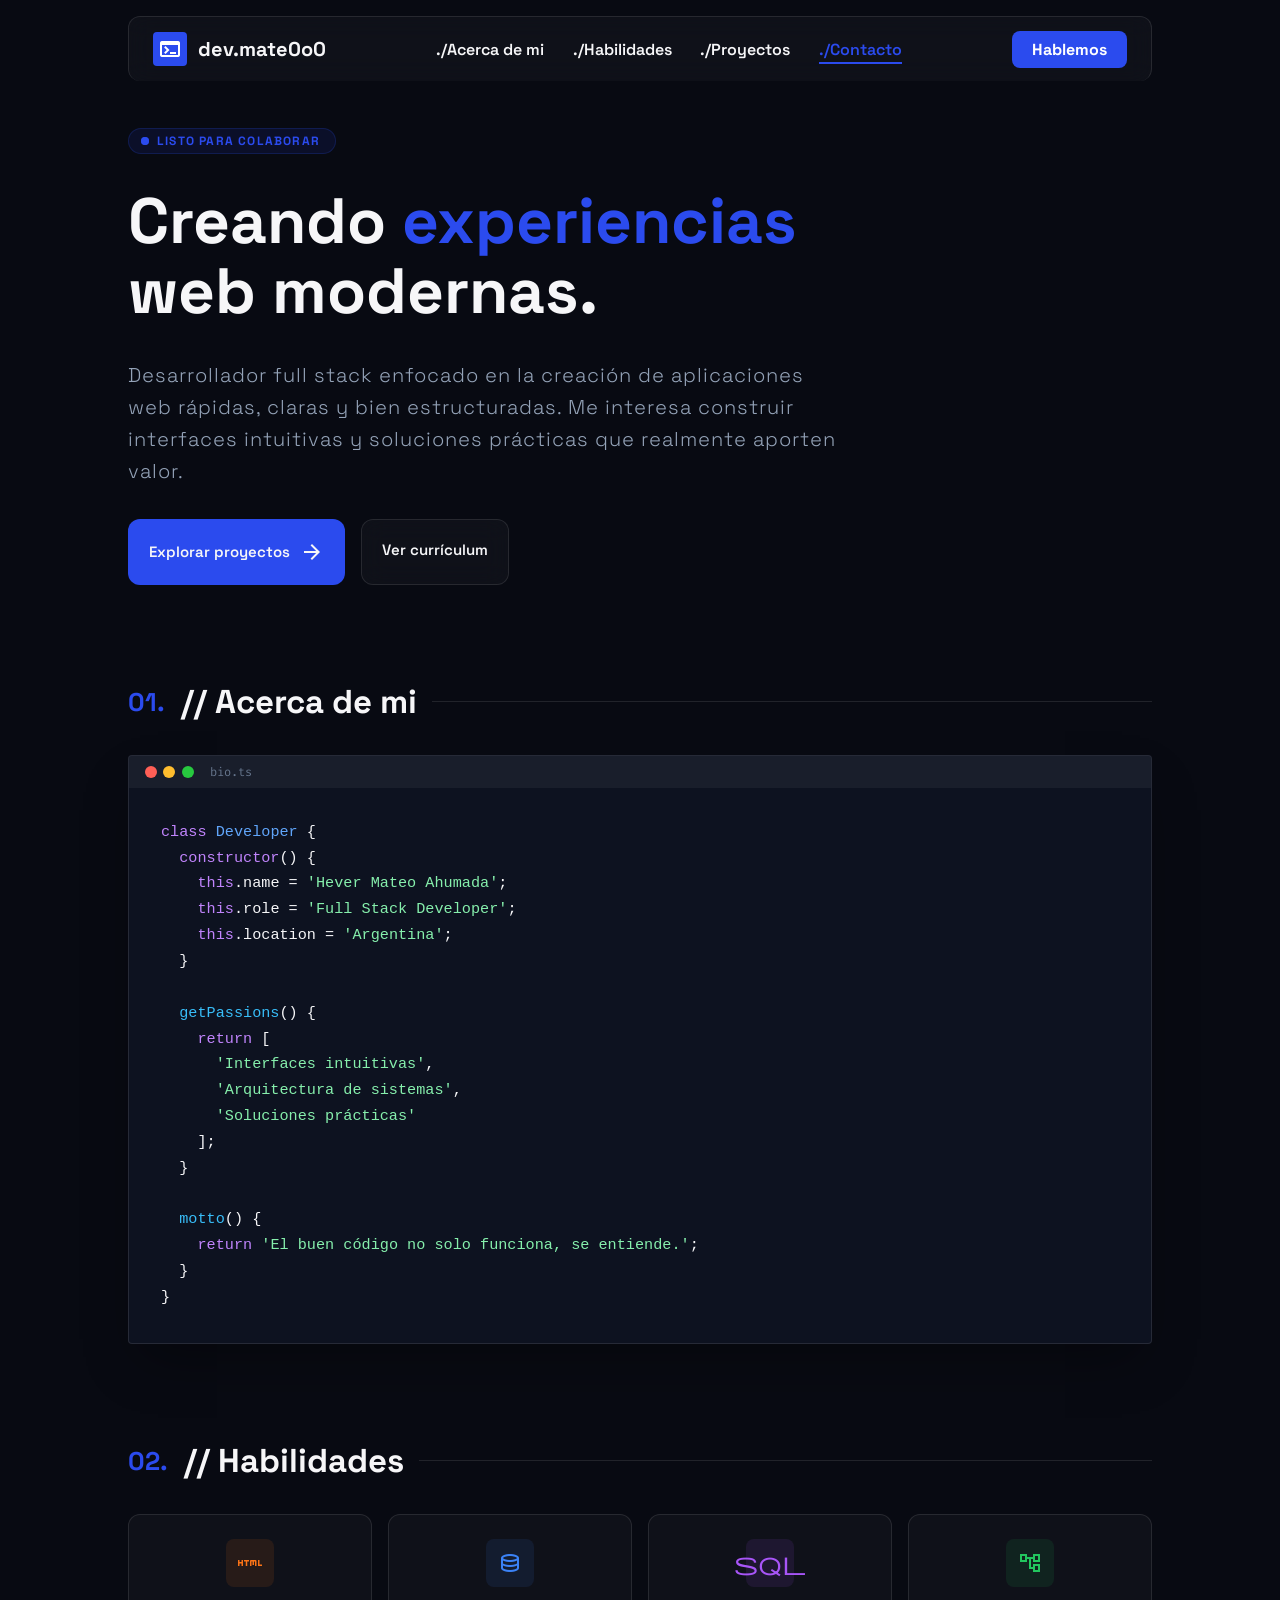
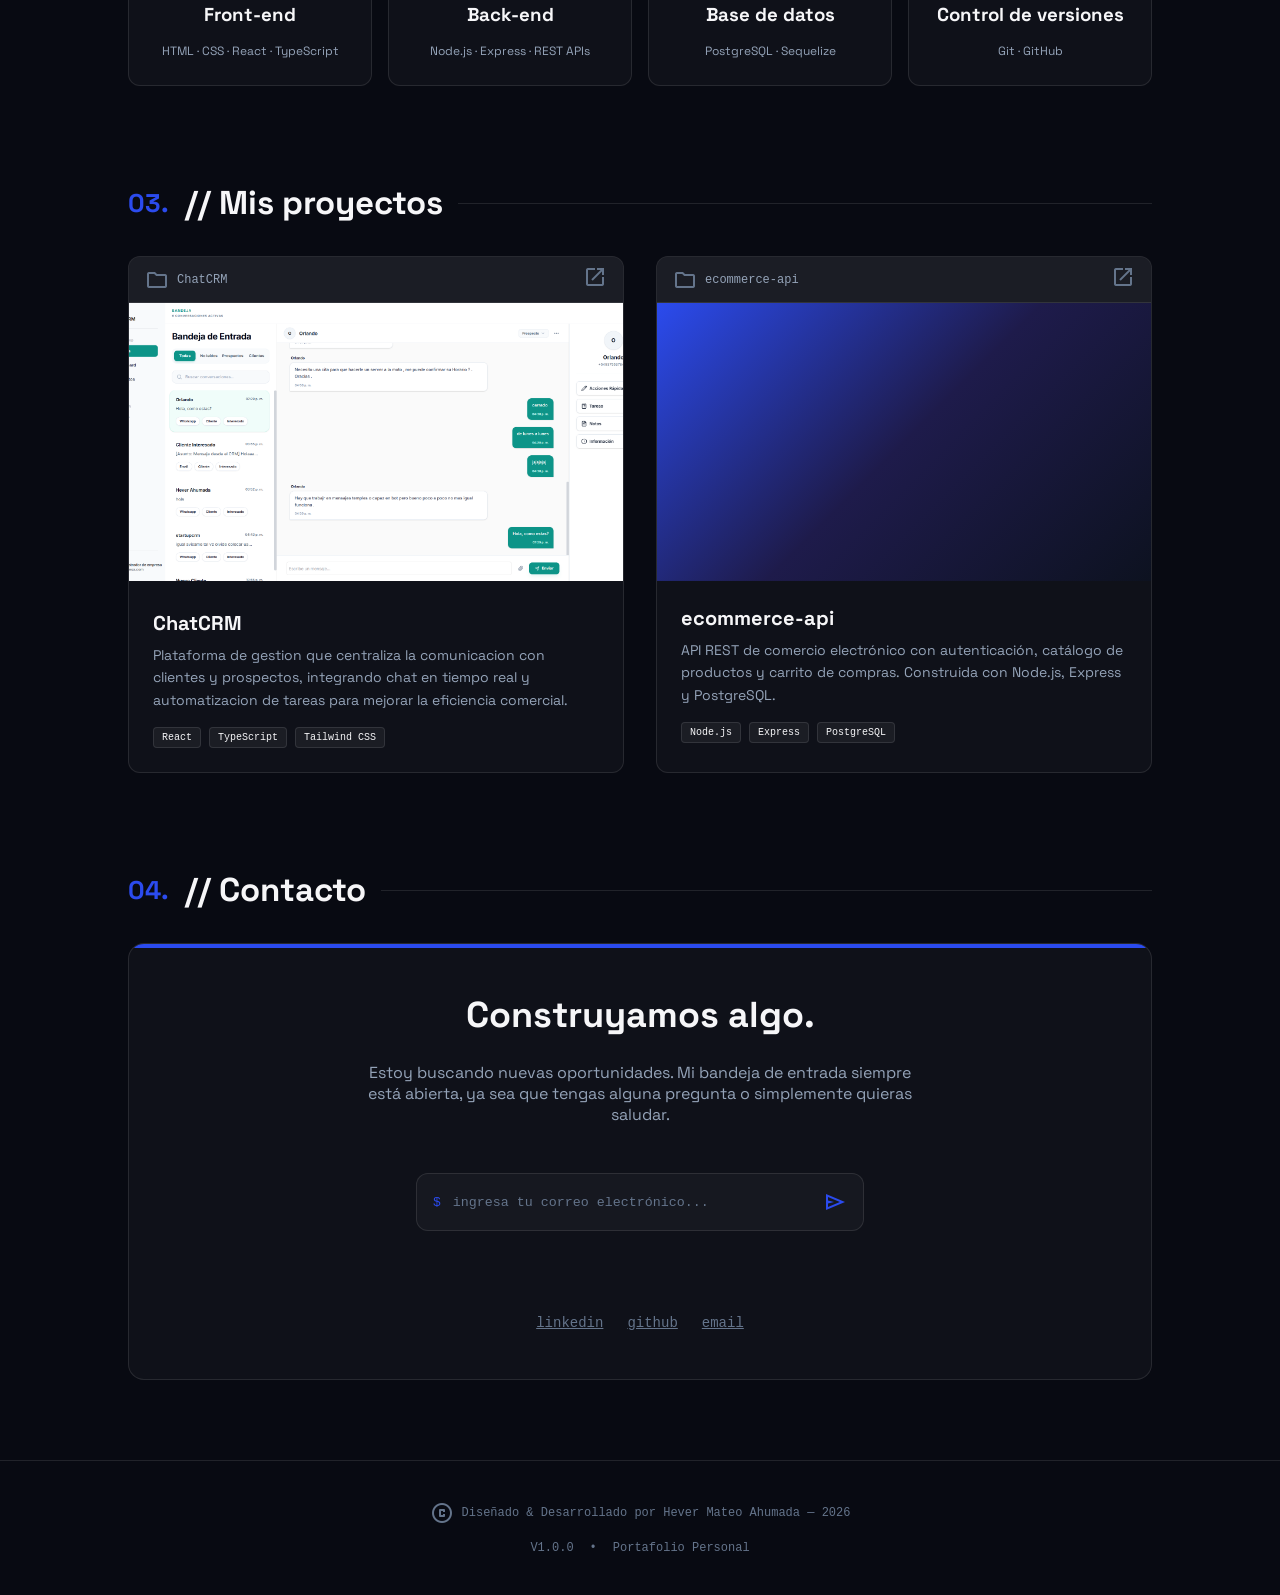
<file: index.html>
<!doctype html>
<html lang="es">
  <head>
    <meta charset="UTF-8" />
    <meta name="viewport" content="width=device-width, initial-scale=1.0" />
    <meta name="description" content="Portafolio de Hever Mateo Ahumada, desarrollador full stack enfocado en aplicaciones web modernas, rápidas y bien estructuradas." />
    <meta name="author" content="Hever Mateo Ahumada" />
    <meta name="theme-color" content="#080a12" />

    <!-- Open Graph -->
    <meta property="og:type" content="website" />
    <meta property="og:title" content="Hever Ahumada — Full Stack Developer" />
    <meta property="og:description" content="Portafolio de Hever Mateo Ahumada, desarrollador full stack. Experiencias web modernas." />
    <meta property="og:url" content="https://ahevermateo.github.io/portafolio-web/" />
    <meta property="og:image" content="./img/ChatCRM.png" />

    <!-- Twitter Card -->
    <meta name="twitter:card" content="summary_large_image" />
    <meta name="twitter:title" content="Hever Ahumada — Full Stack Developer" />
    <meta name="twitter:description" content="Portafolio de Hever Mateo Ahumada, desarrollador full stack. Experiencias web modernas." />

    <title>Hever Ahumada — Full Stack Developer</title>

    <link rel="icon" type="image/svg+xml" href="./favicon.svg" />
    <link rel="stylesheet" href="./styles.css" />
    <link rel="preconnect" href="https://fonts.googleapis.com" />
    <link rel="preconnect" href="https://fonts.gstatic.com" crossorigin />
    <link
      href="https://fonts.googleapis.com/css2?family=Space+Grotesk:wght@300;400;500;600;700&amp;display=swap"
      rel="stylesheet"
    />
    <link
      href="https://fonts.googleapis.com/css2?family=Fira+Code:wght@400;500&amp;display=swap"
      rel="stylesheet"
    />
    <link
      href="https://fonts.googleapis.com/css2?family=Material+Symbols+Outlined:wght,FILL@100..700,0..1&amp;display=swap"
      rel="stylesheet"
    />
  </head>

  <body>
    <header class="container-header" id="site-header">
      <div class="header-brand">
        <span class="material-symbols-outlined icon">terminal</span>
        <span class="brand-name">dev.mate0o0</span>
      </div>

      <nav class="nav-container" id="nav-menu" aria-label="Navegación principal">
        <a href="#acerca-de-mi">./Acerca de mi</a>
        <a href="#habilidades">./Habilidades</a>
        <a href="#proyectos">./Proyectos</a>
        <a href="#contacto">./Contacto</a>
      </nav>

      <div class="header-actions">
        <a href="#contacto" class="button-header">Hablemos</a>

        <button
          id="menu-toggle"
          class="menu-toggle"
          type="button"
          aria-label="Abrir menú de navegación"
          aria-controls="nav-menu"
          aria-expanded="false"
        >
          <span class="material-symbols-outlined menu-open" aria-hidden="true">menu</span>
          <span class="material-symbols-outlined menu-close" aria-hidden="true">close</span>
        </button>
      </div>
    </header>

    <main class="main-container">
      <section class="section-hero">
        <div class="availability-badge reveal">
          <span class="ping-wrapper">
            <span class="ping"></span>
            <span class="dot"></span>
          </span>
          Listo para colaborar
        </div>
        <h1 class="titulo reveal" style="--d: 0.1s">
          Creando <span class="exp-sub">experiencias</span> <br />
          web modernas.
        </h1>
        <p class="descripcion reveal" style="--d: 0.2s">
          Desarrollador full stack enfocado en la creación de aplicaciones web
          rápidas, claras y bien estructuradas. Me interesa construir interfaces
          intuitivas y soluciones prácticas que realmente aporten valor.
        </p>
        <div class="cont-Info reveal" style="--d: 0.3s">
          <a href="#proyectos" class="btn-primary">
            Explorar proyectos
            <span class="material-symbols-outlined flecha">arrow_forward</span>
          </a>
          <a
            href="cv/Hever_Mateo_Ahumada..pdf"
            target="_blank"
            rel="noopener"
            class="btn-secondary"
            >Ver currículum</a
          >
        </div>
      </section>

      <section class="about reveal" id="acerca-de-mi">
        <div class="conteiner">
          <p class="num">01.</p>
          <h2 class="title">// Acerca de mi</h2>
          <div class="line"></div>
        </div>
        <div class="code-container">
          <div class="code-area">
            <div class="contain-colors">
              <div class="spot-red"></div>
              <div class="spot-yellow"></div>
              <div class="spot-green"></div>
            </div>
            <span class="bio">bio.ts</span>
          </div>
          <div class="code">
            <pre><code><span class="palabra-clave">class</span> <span class="clase">Developer</span> {
  <span class="metodo-especial">constructor</span>() {
    <span class="palabra-clave">this</span>.name = <span class="cadena">'Hever Mateo Ahumada'</span>;
    <span class="palabra-clave">this</span>.role = <span class="cadena">'Full Stack Developer'</span>;
    <span class="palabra-clave">this</span>.location = <span class="cadena">'Argentina'</span>;
  }

  <span class="funcion">getPassions</span>() {
    <span class="palabra-clave">return</span> [
      <span class="cadena">'Interfaces intuitivas'</span>,
      <span class="cadena">'Arquitectura de sistemas'</span>,
      <span class="cadena">'Soluciones prácticas'</span>
    ];
  }

  <span class="funcion">motto</span>() {
    <span class="palabra-clave">return</span> <span class="cadena">'El buen código no solo funciona, se entiende.'</span>;
  }
}</code></pre>
          </div>
        </div>
      </section>

      <section class="skills reveal" id="habilidades">
        <div class="conteiner">
          <p class="num">02.</p>
          <h2 class="title">// Habilidades</h2>
          <div class="line"></div>
        </div>
        <div class="cards-skills">
          <div class="cont-card reveal" style="--d: 0.05s">
            <div class="icon-box jv">
              <span class="material-symbols-outlined">html</span>
            </div>
            <h3>Front-end</h3>
            <p class="card-techs">HTML · CSS · React · TypeScript</p>
          </div>

          <div class="cont-card reveal" style="--d: 0.1s">
            <div class="icon-box db">
              <span class="material-symbols-outlined">database</span>
            </div>
            <h3>Back-end</h3>
            <p class="card-techs">Node.js · Express · REST APIs</p>
          </div>

          <div class="cont-card reveal" style="--d: 0.15s">
            <div class="icon-box sql">
              <span class="material-symbols-outlined">sql</span>
            </div>
            <h3>Base de datos</h3>
            <p class="card-techs">PostgreSQL · Sequelize</p>
          </div>

          <div class="cont-card reveal" style="--d: 0.2s">
            <div class="icon-box git">
              <span class="material-symbols-outlined">account_tree</span>
            </div>
            <h3>Control de versiones</h3>
            <p class="card-techs">Git · GitHub</p>
          </div>
        </div>
      </section>

      <section class="projects reveal" id="proyectos">
        <div class="conteiner">
          <p class="num">03.</p>
          <h2 class="title">// Mis proyectos</h2>
          <div class="line"></div>
        </div>
        <div class="projects-grid">
          <article class="project-card reveal">
            <div class="project-header">
              <div class="project-info">
                <span class="material-symbols-outlined project-icon"
                  >folder</span
                >
                <span class="project-file">ChatCRM</span>
              </div>

              <a
                href="https://github.com/AheverMateo"
                target="_blank"
                rel="noopener"
                aria-label="Abrir ChatCRM en GitHub"
              >
                <span class="material-symbols-outlined project-icon">
                  open_in_new
                </span>
              </a>
            </div>

            <img
              class="project-image"
              src="img/ChatCRM.png"
              alt="Captura de pantalla de ChatCRM, plataforma de gestión de comunicación con clientes"
            />

            <div class="project-content">
              <h3 class="project-title">ChatCRM</h3>

              <p class="project-description">
                Plataforma de gestion que centraliza la comunicacion con
                clientes y prospectos, integrando chat en tiempo real y
                automatizacion de tareas para mejorar la eficiencia comercial.
              </p>

              <div class="project-tech">
                <span class="tech-tag">React</span>
                <span class="tech-tag">TypeScript</span>
                <span class="tech-tag">Tailwind CSS</span>
              </div>
            </div>
          </article>

          <article class="project-card reveal" style="--d: 0.1s">
            <div class="project-header">
              <div class="project-info">
                <span class="material-symbols-outlined project-icon"
                  >folder</span
                >
                <span class="project-file">ecommerce-api</span>
              </div>

              <a
                href="https://github.com/AheverMateo"
                target="_blank"
                rel="noopener"
                aria-label="Abrir ecommerce-api en GitHub"
              >
                <span class="material-symbols-outlined project-icon">
                  open_in_new
                </span>
              </a>
            </div>

            <div
              class="project-image project-image-gradient"
              role="img"
              aria-label="Vista previa del proyecto ecommerce-api"
            ></div>

            <div class="project-content">
              <h3 class="project-title">ecommerce-api</h3>

              <p class="project-description">
                API REST de comercio electrónico con autenticación, catálogo de
                productos y carrito de compras. Construida con Node.js, Express
                y PostgreSQL.
              </p>

              <div class="project-tech">
                <span class="tech-tag">Node.js</span>
                <span class="tech-tag">Express</span>
                <span class="tech-tag">PostgreSQL</span>
              </div>
            </div>
          </article>
        </div>
      </section>

      <section class="contact reveal" id="contacto">
        <div class="conteiner">
          <p class="num">04.</p>
          <h2 class="title">// Contacto</h2>
          <div class="line"></div>
        </div>
        <div class="contact-main">
          <h3>Construyamos algo.</h3>

          <p>
            Estoy buscando nuevas oportunidades. Mi bandeja de entrada siempre
            está abierta, ya sea que tengas alguna pregunta o simplemente
            quieras saludar.
          </p>

          <form
            class="contact-input-wrapper"
            id="contact-form"
            novalidate
          >
            <div class="contact-input">
              <span class="contact-dollar" aria-hidden="true">$</span>

              <label class="visually-hidden" for="contact-email"
                >Correo electrónico</label
              >
              <input
                type="email"
                id="contact-email"
                name="email"
                placeholder="ingresa tu correo electrónico..."
                autocomplete="email"
              />

              <button
                type="submit"
                class="material-symbols-outlined"
                aria-label="Enviar mensaje"
              >
                send
              </button>
            </div>
            <p class="form-status" id="form-status" role="status" aria-live="polite"></p>
          </form>

          <div class="contact-links">
            <a href="https://www.linkedin.com/in/hever-ahumada/" target="_blank" rel="noopener"
              >linkedin</a
            >
            <a href="https://github.com/AheverMateo" target="_blank" rel="noopener"
              >github</a
            >
            <a href="mailto:brandonahumada804@gmail.com">email</a>
          </div>
        </div>
      </section>
    </main>

    <button
      class="back-to-top"
      id="back-to-top"
      type="button"
      aria-label="Volver arriba"
    >
      <span class="material-symbols-outlined" aria-hidden="true">arrow_upward</span>
    </button>

    <footer class="footer">
      <div class="footer-copy">
        <span class="material-symbols-outlined footer-icon">copyright</span>
        <p class="footer-text">
          Diseñado &amp; Desarrollado por Hever Mateo Ahumada — <span id="year">2026</span>
        </p>
      </div>
      <div class="footer-meta">
        <span>V1.0.0</span>
        <span>•</span>
        <span>Portafolio Personal</span>
      </div>
    </footer>

    <script src="./script.js" defer></script>
  </body>
</html>
</file>
<file: styles.css>
:root {
  --color-primary: #2b4bee;
  --radius-sm: 0.25rem;
  --radius-md: 0.5rem;
  --radius-lg: 0.75rem;

  --font-display: "Space Grotesk", sans-serif;
  --font-mono: "Fira Code", monospace;

  /* Tema oscuro */
  --bg: #080a12;
  --text: #f6f6f8;
  --text-muted: #94a3b8;
  --text-faint: #64748b;
  --glass-bg: rgba(255, 255, 255, 0.03);
  --glass-bg-strong: rgba(255, 255, 255, 0.05);
  --glass-border: rgba(255, 255, 255, 0.1);
  --line: rgba(255, 255, 255, 0.1);
  --header-bg: rgba(8, 10, 18, 0.65);
  --shadow: 0 25px 50px -12px rgba(0, 0, 0, 0.35);
}

* {
  margin: 0;
  padding: 0;
  box-sizing: border-box;
}

html {
  scroll-behavior: smooth;
  scroll-padding-top: 6rem;
}

body {
  min-height: 100vh;
  display: flex;
  flex-direction: column;
  font-family: var(--font-display);
  background-color: var(--bg);
  color: var(--text);
}

:focus-visible {
  outline: 2px solid var(--color-primary);
  outline-offset: 2px;
}

.visually-hidden {
  position: absolute;
  width: 1px;
  height: 1px;
  margin: -1px;
  padding: 0;
  overflow: hidden;
  clip: rect(0 0 0 0);
  white-space: nowrap;
  border: 0;
}

/* ================= HEADER ================= */

.container-header {
  position: fixed;
  top: 0;
  left: 0;
  right: 0;
  z-index: 50;
  max-width: 64rem;
  margin: 1rem auto 0 auto;
  padding: 0.85rem 1.5rem;
  display: flex;
  align-items: center;
  justify-content: space-between;
  gap: 1rem;
  background: var(--glass-bg);
  backdrop-filter: blur(12px);
  border: 1px solid var(--glass-border);
  border-bottom: none;
  border-radius: var(--radius-lg);
  transition: background-color 0.3s ease, box-shadow 0.3s ease;
}

.container-header.scrolled {
  background: var(--header-bg);
  box-shadow: var(--shadow);
}

.header-brand {
  display: flex;
  align-items: center;
  gap: 0.7rem;
}

.icon {
  background-color: var(--color-primary);
  color: white;
  padding: 5px;
  border-radius: var(--radius-sm);
}

.brand-name {
  font-size: 1.25rem;
  font-weight: 800;
}

/* ================= NAV ================= */

.nav-container {
  display: flex;
  gap: 1.78rem;
}

.nav-container a {
  position: relative;
  text-decoration: none;
  font-weight: 600;
  color: var(--text);
  transition: color 0.2s ease;
}

.nav-container a::after {
  content: "";
  position: absolute;
  left: 0;
  bottom: -4px;
  height: 2px;
  width: 100%;
  background: var(--color-primary);
  transform: scaleX(0);
  transform-origin: left;
  transition: transform 0.25s ease;
}

.nav-container a:hover,
.nav-container a.active {
  color: var(--color-primary);
}

.nav-container a:hover::after,
.nav-container a.active::after {
  transform: scaleX(1);
}

/* ================= HEADER ACTIONS ================= */

.header-actions {
  display: flex;
  align-items: center;
  gap: 0.75rem;
}

.button-header {
  text-decoration: none;
  display: inline-block;
  padding: 0.5rem 1.25rem;
  border-radius: var(--radius-md);
  background-color: var(--color-primary);
  color: white;
  font-weight: 800;
  border: none;
  cursor: pointer;
  transition: opacity 0.2s ease;
}

.button-header:hover {
  opacity: 0.9;
}

.menu-toggle {
  display: none;
  align-items: center;
  justify-content: center;
  width: 2.5rem;
  height: 2.5rem;
  border-radius: var(--radius-md);
  background: var(--glass-bg);
  border: 1px solid var(--glass-border);
  color: var(--text);
  cursor: pointer;
}

.menu-toggle .menu-close {
  display: none;
}

.menu-toggle[aria-expanded="true"] .menu-open {
  display: none;
}

.menu-toggle[aria-expanded="true"] .menu-close {
  display: block;
}

@media (max-width: 780px) {
  .nav-container {
    position: absolute;
    top: calc(100% + 0.5rem);
    left: 0;
    right: 0;
    flex-direction: column;
    gap: 0;
    padding: 0.5rem;
    background: var(--header-bg);
    backdrop-filter: blur(12px);
    border: 1px solid var(--glass-border);
    border-radius: var(--radius-lg);
    opacity: 0;
    visibility: hidden;
    transform: translateY(-8px);
    transition: opacity 0.25s ease, transform 0.25s ease, visibility 0.25s ease;
  }

  .nav-container.open {
    opacity: 1;
    visibility: visible;
    transform: translateY(0);
  }

  .nav-container a {
    padding: 0.75rem 1rem;
    border-radius: var(--radius-md);
  }

  .nav-container a::after {
    display: none;
  }

  .menu-toggle {
    display: inline-flex;
  }

  .button-header {
    display: none;
  }
}

/* ================= MAIN ================= */

.main-container {
  flex: 1;
  display: flex;
  flex-direction: column;
  align-items: center;
  padding: 8rem 1rem 5rem 1rem;
  gap: 6rem;
}

.section-hero {
  width: 100%;
  max-width: 64rem;
  display: flex;
  flex-direction: column;
  gap: 2rem;
  align-items: start;
}

.availability-badge {
  display: inline-flex;
  align-items: center;
  gap: 0.5rem;
  width: 208px;
  padding: 0.25rem 0.75rem;
  border-radius: 9999px;
  background: rgba(43, 75, 238, 0.1);
  border: 1px solid rgba(43, 75, 238, 0.2);
  color: var(--color-primary);
  font-size: 0.75rem;
  font-weight: 700;
  text-transform: uppercase;
  letter-spacing: 0.1em;
}

.ping-wrapper {
  position: relative;
  display: flex;
  height: 0.5rem;
  width: 0.5rem;
}

.dot {
  position: relative;
  height: 0.5rem;
  width: 0.5rem;
  background: var(--color-primary);
  border-radius: 50%;
}

.ping {
  position: absolute;
  height: 100%;
  width: 100%;
  background: var(--color-primary);
  border-radius: 50%;
  opacity: 0.75;
  animation: ping 1.5s cubic-bezier(0, 0, 0.2, 1) infinite;
}

@keyframes ping {
  75%,
  100% {
    transform: scale(2);
    opacity: 0;
  }
}

.titulo {
  font-size: 4rem;
  font-weight: 800;
  line-height: 1.1;
  max-width: 48rem;
}

@media (max-width: 780px) {
  .titulo {
    font-size: 2.6rem;
  }
}

.exp-sub {
  color: var(--color-primary);
}

.descripcion {
  font-size: 20px;
  font-weight: 200;
  line-height: 1.6;
  color: var(--text-muted);
  letter-spacing: 1px;
  width: 70%;
}

@media (max-width: 780px) {
  .descripcion {
    width: 100%;
  }
}

.cont-Info {
  display: flex;
  gap: 1rem;
  flex-wrap: wrap;
}

.btn-primary {
  text-decoration: none;
  display: flex;
  align-items: center;
  gap: 0.6rem;
  background: var(--color-primary);
  border-radius: var(--radius-lg);
  padding: 20px;
  color: var(--text);
  font-weight: 600;
  font-size: 15px;
  border: 1px solid rgba(43, 75, 238, 0.2);
  cursor: pointer;
  transition: background-color 0.2s ease, transform 0.2s ease;
}

.btn-primary:hover {
  background: #2744d1;
  transform: translateY(-2px);
}

.flecha {
  transition: transform 0.2s;
}

.btn-primary:hover .flecha,
.btn-primary:focus .flecha {
  transform: translateX(4px);
}

.btn-secondary {
  text-decoration: none;
  display: inline-block;
  background: var(--glass-bg);
  backdrop-filter: blur(12px);
  border: 1px solid var(--glass-border);
  border-radius: var(--radius-lg);
  padding: 20px;
  color: var(--text);
  font-weight: 600;
  font-size: 15px;
  transition: background-color 0.2s ease, transform 0.2s ease;
}

.btn-secondary:hover {
  background: var(--glass-bg-strong);
  transform: translateY(-2px);
}

/* ================= ABOUT ================= */

.about {
  width: 100%;
  max-width: 64rem;
}

.conteiner {
  display: flex;
  gap: 0.98rem;
  align-items: center;
  margin-bottom: 32px;
}

.num {
  font-weight: bold;
  font-size: 1.6rem;
  color: var(--color-primary);
}

.title {
  font-weight: bold;
  font-size: 33px;
}

.line {
  background: var(--line);
  height: 1px;
  flex-grow: 1;
}

/* El editor de código siempre se mantiene oscuro */
.code-container {
  background: #0d1220;
  border: 1px solid rgba(255, 255, 255, 0.1);
  border-radius: var(--radius-sm);
  overflow: hidden;
  box-shadow: var(--shadow);
}

.code-area {
  background-color: rgb(255 255 255 / 0.05);
  padding: 0.5rem 1rem;
  display: flex;
  gap: 1rem;
  align-items: center;
}

.contain-colors {
  display: flex;
  gap: 0.4rem;
}

.spot-red {
  width: 0.75rem;
  height: 0.75rem;
  background: #ff5f56;
  border-radius: 50%;
}

.spot-yellow {
  width: 0.75rem;
  height: 0.75rem;
  background: #ffbd2e;
  border-radius: 50%;
}

.spot-green {
  width: 0.75rem;
  height: 0.75rem;
  background: #27c93f;
  border-radius: 50%;
}

.bio {
  font-size: 0.75rem;
  line-height: 1rem;
  font-family: var(--font-mono);
  color: #64748b;
}

.code {
  padding: 2rem;
  font-size: 0.95rem;
  line-height: 1.7;
  overflow-x: auto;
  color: #f6f6f8;
}

.palabra-clave {
  color: #c084fc;
}

.clase {
  color: #60a5fa;
}

.funcion {
  color: #38bdf8;
}

.metodo-especial {
  color: #c084fc;
}

.cadena {
  color: #86efac;
}

.skills {
  width: 100%;
  max-width: 64rem;
}

/* ///// SKILLS \\\\\\ */

.cards-skills {
  display: grid;
  grid-template-columns: repeat(2, 1fr);
  gap: 1rem;
}

@media (min-width: 768px) {
  .cards-skills {
    grid-template-columns: repeat(4, 1fr);
  }
}

.cont-card {
  display: flex;
  flex-direction: column;
  align-items: center;
  gap: 1rem;
  padding: 1.5rem;
  border-radius: var(--radius-lg);
  background: var(--glass-bg);
  border: 1px solid var(--glass-border);
  transition: border-color 0.3s, transform 0.3s;
}

.cont-card:hover {
  border-color: var(--color-primary);
  transform: translateY(-4px);
}

.cont-card h3 {
  color: var(--text);
}

.icon-box {
  width: 3rem;
  height: 3rem;
  display: flex;
  align-items: center;
  justify-content: center;
  border-radius: 0.5rem;
  transition: transform 0.3s;
}

.cont-card:hover .icon-box {
  transform: scale(1.1);
}

.jv {
  color: #f97316;
  background-color: rgba(249, 115, 22, 0.1);
}

.db {
  color: #3b82f6;
  background-color: rgba(59, 130, 246, 0.1);
}

.sql {
  color: #a855f7;
  background-color: rgba(168, 85, 247, 0.1);
}

.git {
  color: #22c55e;
  background-color: rgba(34, 197, 94, 0.1);
}

.card-techs {
  font-size: 0.75rem;
  color: var(--text-muted);
  text-align: center;
  line-height: 1.6;
}

/* ///// PROYECTS \\\\\\ */

.projects {
  width: 100%;
  max-width: 64rem;
}

.projects-grid {
  display: grid;
  grid-template-columns: 1fr;
  gap: 2rem;
}

@media (min-width: 768px) {
  .projects-grid {
    grid-template-columns: repeat(2, 1fr);
  }
}

.project-card {
  border-radius: 0.75rem;
  overflow: hidden;
  background: var(--glass-bg);
  border: 1px solid var(--glass-border);
  transition: transform 0.3s ease, border-color 0.3s ease, box-shadow 0.3s ease;
}

.project-card:hover {
  transform: translateY(-6px);
  border-color: var(--color-primary);
  box-shadow: var(--shadow);
}

.project-header {
  display: flex;
  align-items: center;
  justify-content: space-between;
  padding: 0.5rem 1rem;
  background: var(--glass-bg-strong);
  border-bottom: 1px solid var(--glass-border);
}

.project-info {
  display: flex;
  align-items: center;
  gap: 0.5rem;
}

.project-file {
  font-size: 0.75rem;
  font-family: monospace;
  color: var(--text-muted);
}

.project-icon {
  font-size: 0.875rem;
  color: var(--text-faint);
  transition: color 0.2s ease;
}

a:hover .project-icon {
  color: var(--color-primary);
}

.project-image {
  width: 100%;
  aspect-ratio: 16 / 9;
  object-fit: cover;
  background-size: cover;
  background-position: center;
  transition: transform 0.5s ease;
}

.project-card:hover .project-image {
  transform: scale(1.04);
}

.project-image-gradient {
  background-image: linear-gradient(135deg, #2b4bee 0%, #1e1b4b 50%, #0d1220 100%);
}

.project-content {
  padding: 1.5rem;
}

.project-title {
  font-size: 1.25rem;
  font-weight: 700;
  margin-bottom: 0.5rem;
}

.project-description {
  color: var(--text-muted);
  font-size: 0.875rem;
  margin-bottom: 1rem;
  line-height: 1.6;
}

.project-tech {
  display: flex;
  gap: 0.5rem;
  flex-wrap: wrap;
}

.tech-tag {
  font-size: 10px;
  padding: 0.25rem 0.5rem;
  border-radius: 0.25rem;
  background: var(--glass-bg-strong);
  border: 1px solid var(--glass-border);
  font-family: monospace;
}

/* ///// CONTACT \\\\\\ */

.contact {
  width: 100%;
  max-width: 64rem;
}

.contact-main {
  display: flex;
  flex-direction: column;
  align-items: center;
  text-align: center;
  gap: 1.5rem;
  padding: 3rem;
  border-radius: 1rem;
  overflow: hidden;
  position: relative;
  background: var(--glass-bg);
  border: 1px solid var(--glass-border);
}

.contact-main::before {
  content: "";
  position: absolute;
  top: 0;
  left: 0;
  width: 100%;
  height: 4px;
  background: var(--color-primary);
}

.contact-main h3 {
  font-size: 2.25rem;
  font-weight: 900;
}

.contact-main p {
  color: var(--text-muted);
  max-width: 36rem;
}

.contact-input-wrapper {
  width: 100%;
  max-width: 28rem;
  margin-top: 1.5rem;
}

.contact-input {
  display: flex;
  align-items: center;
  gap: 0.75rem;
  padding: 1rem;
  border-radius: 0.75rem;
  background: var(--glass-bg);
  border: 1px solid var(--glass-border);
  transition: border 0.3s;
}

.contact-input:focus-within {
  border-color: var(--color-primary);
}

.contact-dollar {
  font-family: monospace;
  color: var(--color-primary);
}

.contact-input input {
  flex: 1;
  background: transparent;
  border: none;
  outline: none;
  font-family: monospace;
  color: var(--text);
}

.contact-input input::placeholder {
  color: var(--text-faint);
}

.contact-input button {
  background: none;
  border: none;
  color: var(--color-primary);
  cursor: pointer;
  transition: transform 0.2s;
}

.contact-input button:hover {
  transform: translateX(4px);
}

.form-status {
  margin-top: 0.75rem;
  font-size: 0.8rem;
  font-family: var(--font-mono);
  color: var(--text-muted);
  min-height: 1rem;
}

.contact-links {
  display: flex;
  gap: 1.5rem;
  margin-top: 2rem;
}

.contact-links a {
  color: var(--text-faint);
  font-family: monospace;
  font-size: 0.875rem;
  transition: color 0.3s;
}

.contact-links a:hover {
  color: var(--color-primary);
}

/* ================= BACK TO TOP ================= */

.back-to-top {
  position: fixed;
  right: 1.5rem;
  bottom: 1.5rem;
  z-index: 60;
  width: 2.75rem;
  height: 2.75rem;
  border-radius: 50%;
  display: flex;
  align-items: center;
  justify-content: center;
  background: var(--color-primary);
  color: white;
  border: none;
  cursor: pointer;
  box-shadow: 0 10px 30px -10px rgba(43, 75, 238, 0.6);
  opacity: 0;
  visibility: hidden;
  transform: translateY(10px);
  transition: opacity 0.3s ease, transform 0.3s ease, visibility 0.3s ease;
}

.back-to-top.visible {
  opacity: 1;
  visibility: visible;
  transform: translateY(0);
}

/* ================= FOOTER ================= */

.footer {
  width: 100%;
  border-top: 1px solid var(--line);
  padding: 2.5rem 0;
  display: flex;
  flex-direction: column;
  align-items: center;
  gap: 1rem;
}

.footer-copy {
  display: flex;
  align-items: center;
  gap: 0.5rem;
}

.footer-icon {
  color: var(--text-faint);
  font-size: 0.875rem;
}

.footer-text {
  color: var(--text-faint);
  font-size: 0.75rem;
  font-family: monospace;
  margin: 0;
}

.footer-meta {
  display: flex;
  gap: 1rem;
  font-size: 0.75rem;
  font-family: monospace;
  color: var(--text-faint);
}

/* ================= REVEAL (scroll animations) ================= */

.reveal {
  opacity: 0;
  transform: translateY(24px);
  transition: opacity 0.6s ease, transform 0.6s ease;
  transition-delay: var(--d, 0s);
}

.reveal.visible {
  opacity: 1;
  transform: none;
}

/* ================= ACCESIBILIDAD ================= */

@media (prefers-reduced-motion: reduce) {
  html {
    scroll-behavior: auto;
  }

  .reveal {
    opacity: 1;
    transform: none;
    transition: none;
  }

  .ping {
    animation: none;
  }
}
</file>
